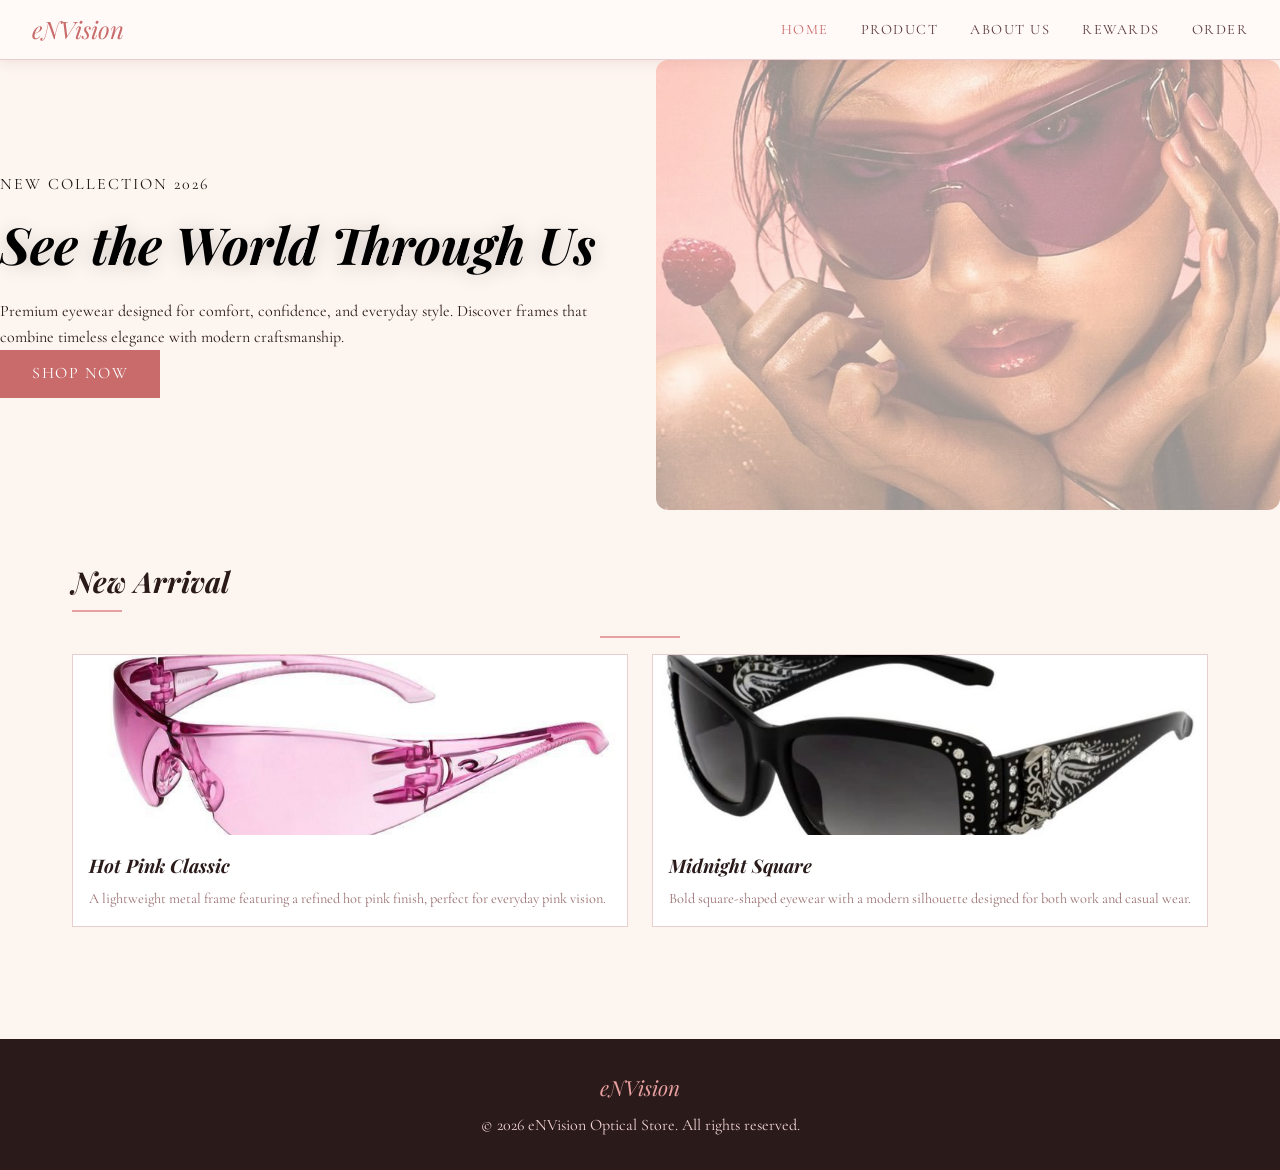
<file: index.html>
<!DOCTYPE html>
<html lang="en">
<head>
  <meta charset="UTF-8">
  <meta name="viewport" content="width=device-width, initial-scale=1.0">
  <title>eNVision Optical Store</title>
  <link href="https://fonts.googleapis.com/css2?family=Cormorant+Garamond:ital,wght@0,400;0,600;0,700;1,400&family=Playfair+Display:ital,wght@0,600;0,700;1,400&display=swap" rel="stylesheet">
  <link rel="stylesheet" href="css/global.css">
  <link rel="stylesheet" href="css/home.css">
</head>
<body>

  <nav class="navbar">
    <div class="navbar-logo">eNVision</div>
    <ul class="nav-links">
      <li><a href="index.html" class="active">Home</a></li>
      <li><a href="product.html">Product</a></li>
      <li><a href="aboutus.html">About Us</a></li>
      <li><a href="rewards.html">Rewards</a></li>
      <li><a href="order.html">Order</a></li>
    </ul>
    <button class="hamburger">
      <span></span>
      <span></span>
      <span></span>
    </button>
  </nav>

  <section class="hero">
    <div class="hero-content">
      <p class="hero-sub">New Collection 2026</p>
      <h1 class="hero-tagline">See the World Through Us</h1>
      <p>
        Premium eyewear designed for comfort, confidence, and everyday style.
        Discover frames that combine timeless elegance with modern craftsmanship.
      </p>
      <a href="product.html" class="btn">Shop Now</a>
    </div>

    <div class="hero-image-placeholder">
      <img src="assets/model5.jpg" alt="Model eNVision" class="hero-model-img">
    </div>
  </section>

  <section class="new-arrival">
    <h2 class="section-title">New Arrival</h2>
    <div class="divider"></div>
    
    <div class="arrival-grid">
      <div class="arrival-card">
        <div class="arrival-card-img">
          <img src="assets/katalok7.jpg" alt="Hot Pink Classic">
        </div>
        <div class="arrival-card-info">
          <h3>Hot Pink Classic</h3>
          <p>A lightweight metal frame featuring a refined hot pink finish, perfect for everyday pink vision.</p>
        </div>
      </div>

      <div class="arrival-card">
        <div class="arrival-card-img">
          <img src="assets/catalog3.jpg" alt="Midnight Square">
        </div>
        <div class="arrival-card-info">
          <h3>Midnight Square</h3>
          <p>Bold square-shaped eyewear with a modern silhouette designed for both work and casual wear.</p>
        </div>
      </div>
    </div>
  </section>

  <footer>
    <div class="footer-logo">eNVision</div>
    <p>&copy; 2026 eNVision Optical Store. All rights reserved.</p>
  </footer>

</body>
</html>
</file>
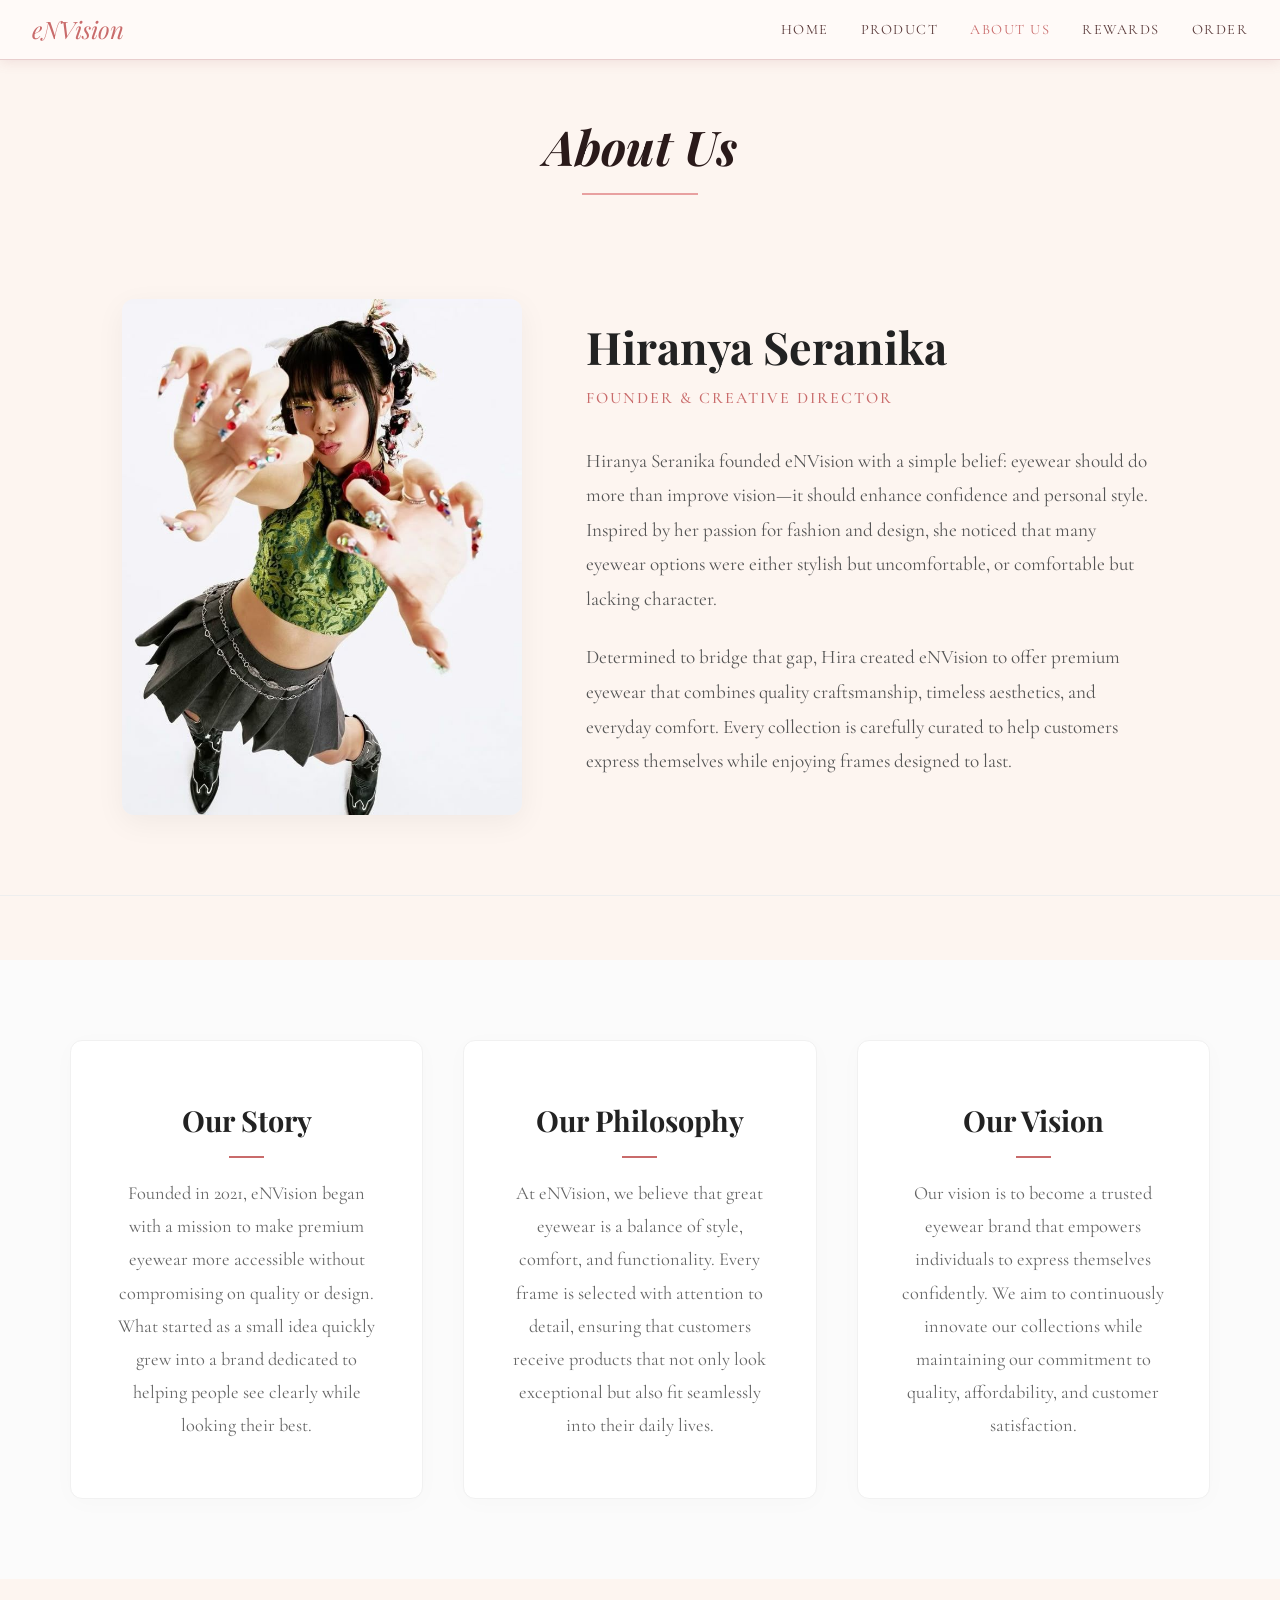
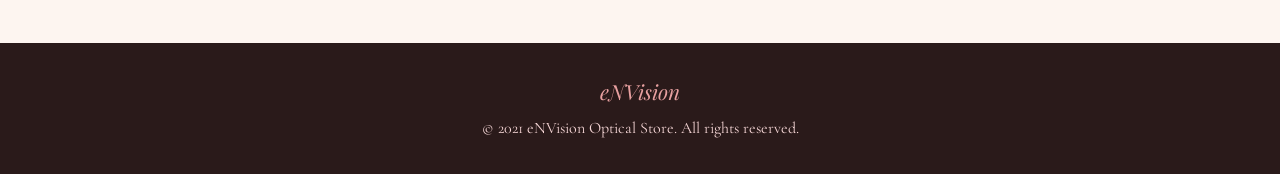
<file: aboutus.html>
<!DOCTYPE html>
<html lang="en">
<head>
  <meta charset="UTF-8" />
  <meta name="viewport" content="width=device-width, initial-scale=1.0" />
  <title>About Us – eNVision</title>
  <link rel="stylesheet" href="css/global.css" />
  <link rel="stylesheet" href="css/aboutus.css" />
  <link rel="preconnect" href="https://fonts.googleapis.com" />
  <link rel="preconnect" href="https://fonts.gstatic.com" crossorigin />
  <link href="https://fonts.googleapis.com/css2?family=Playfair+Display:ital,wght@0,400;0,700;1,400;1,700&family=Cormorant+Garamond:ital,wght@0,400;0,500;1,400&display=swap" rel="stylesheet" />
</head>
<body>

  <!-- NAVBAR -->
  <nav class="navbar">
    <div class="navbar-logo">eNVision</div>
    <ul class="nav-links">
      <li><a href="index.html">Home</a></li>
      <li><a href="product.html">Product</a></li>
      <li><a href="aboutus.html" class="active">About Us</a></li>
      <li><a href="rewards.html">Rewards</a></li>
      <li><a href="order.html">Order</a></li>
    </ul>
    <button class="hamburger" aria-label="Menu">
      <span></span><span></span><span></span>
    </button>
  </nav>

  <!-- PAGE HEADER -->
  <div class="page-header">
    <h1>About Us</h1>
  </div>

  <!-- FOUNDER SECTION (FIXED STRUCTURE) -->
  <section class="about-hero">
    <div class="about-founder-container">
      <img src="assets/owner2.jpg" alt="Hiranya Seranika - Founder of eNVision" class="founder-img" />
    </div>

    <div class="about-content">
      <div class="founder-header">
        <h2>Hiranya Seranika</h2>
        <p class="founder-title">Founder &amp; Creative Director</p>
      </div>
      
      <div class="founder-bio">
        <p>
          Hiranya Seranika founded eNVision with a simple belief: eyewear should do more
          than improve vision—it should enhance confidence and personal style.
          Inspired by her passion for fashion and design, she noticed that many
          eyewear options were either stylish but uncomfortable, or comfortable but
          lacking character.
        </p>

        <p>
          Determined to bridge that gap, Hira created eNVision to offer premium
          eyewear that combines quality craftsmanship, timeless aesthetics, and
          everyday comfort. Every collection is carefully curated to help customers
          express themselves while enjoying frames designed to last.
        </p>
      </div>
    </div>
  </section>

  <div class="divider"></div>

  <section class="philosophy-section">
    <div class="philosophy-container">
      
      <div class="philosophy-card">
        <h3>Our Story</h3>
        <p>
          Founded in 2021, eNVision began with a mission to make premium eyewear
          more accessible without compromising on quality or design. What started
          as a small idea quickly grew into a brand dedicated to helping people see
          clearly while looking their best.
        </p>
      </div>

      <div class="philosophy-card">
        <h3>Our Philosophy</h3>
        <p>
          At eNVision, we believe that great eyewear is a balance of style,
          comfort, and functionality. Every frame is selected with attention to
          detail, ensuring that customers receive products that not only look
          exceptional but also fit seamlessly into their daily lives.
        </p>
      </div>

      <div class="philosophy-card">
        <h3>Our Vision</h3>
        <p>
          Our vision is to become a trusted eyewear brand that empowers
          individuals to express themselves confidently. We aim to continuously
          innovate our collections while maintaining our commitment to quality,
          affordability, and customer satisfaction.
        </p>
      </div>

    </div>
  </section>

  <!-- FOOTER -->
  <footer>
    <div class="footer-logo">eNVision</div>
    <p>&copy; 2021 eNVision Optical Store. All rights reserved.</p>
  </footer>

  <script src="js/main.js"></script>
</body>
</html>
</file>
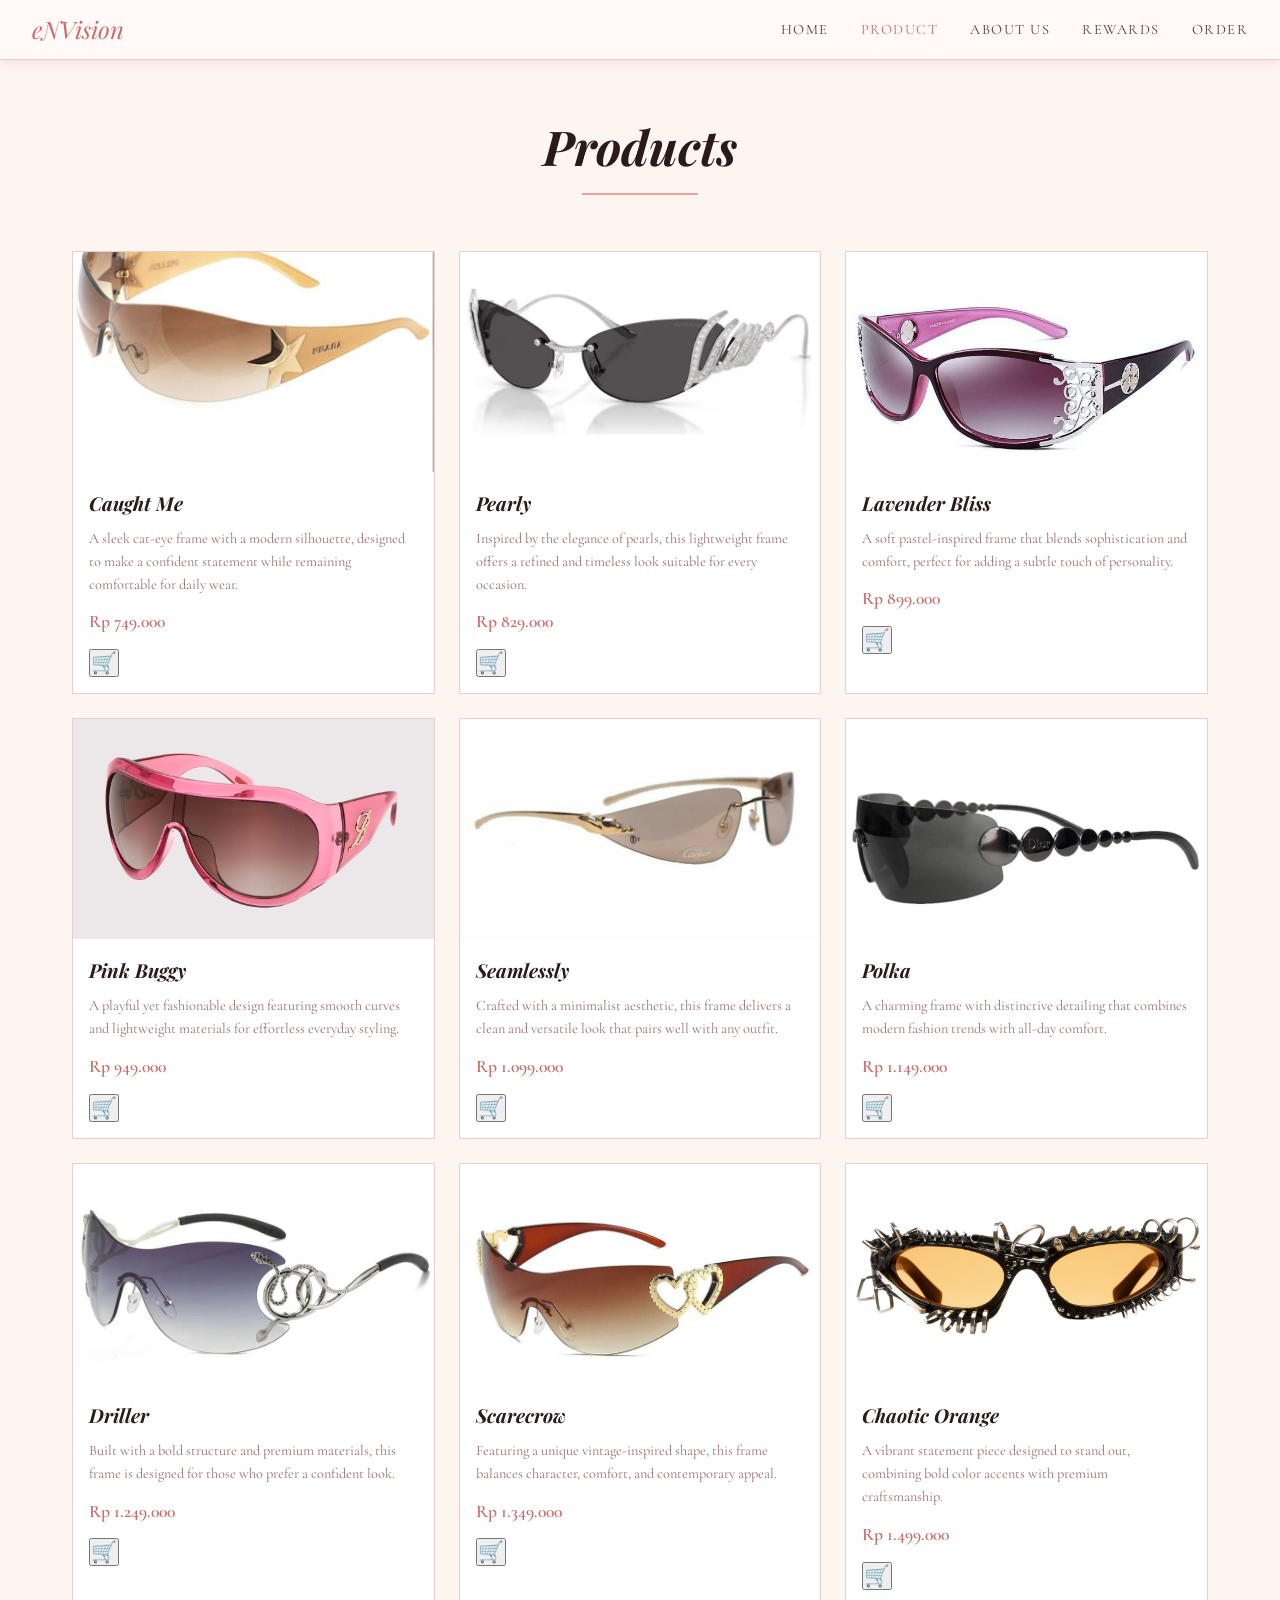
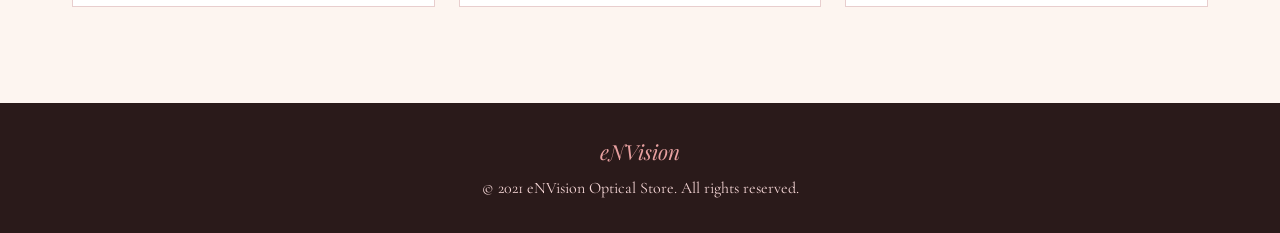
<file: product.html>
<!DOCTYPE html>
<html lang="en">
<head>
  <meta charset="UTF-8" />
  <meta name="viewport" content="width=device-width, initial-scale=1.0" />
  <title>Products – eNVision</title>
  <link rel="stylesheet" href="css/global.css" />
  <link rel="stylesheet" href="css/product.css" />
  <link rel="preconnect" href="https://fonts.googleapis.com" />
  <link rel="preconnect" href="https://fonts.gstatic.com" crossorigin />
  <link href="https://fonts.googleapis.com/css2?family=Playfair+Display:ital,wght@0,400;0,700;1,400;1,700&family=Cormorant+Garamond:ital,wght@0,400;0,500;1,400&display=swap" rel="stylesheet" />
</head>
<body>

  <!-- NAVBAR -->
  <nav class="navbar">
    <div class="navbar-logo">eNVision</div>

    <ul class="nav-links">
      <li><a href="index.html">Home</a></li>
      <li><a href="product.html" class="active">Product</a></li>
      <li><a href="aboutus.html">About Us</a></li>
      <li><a href="rewards.html">Rewards</a></li>
      <li><a href="order.html">Order</a></li>
    </ul>

    <button class="hamburger" aria-label="Menu">
      <span></span>
      <span></span>
      <span></span>
    </button>
  </nav>

  <!-- PAGE HEADER -->
  <div class="page-header">
    <h1>Products</h1>
  </div>

  <!-- PRODUCT GRID -->
  <div class="product-grid">

    <!-- Product 1 -->
    <div class="product-card">
      <div class="product-card-img">
        <img src="assets/catalog4.jpg" alt="Caught Me" />
      </div>

      <div class="product-card-body">
        <h3>Caught Me</h3>
  

        <p>
          A sleek cat-eye frame with a modern silhouette, designed to make a
          confident statement while remaining comfortable for daily wear.
        </p>

        <div class="product-price">Rp 749.000</div>
        <button class="cart-btn" title="Add to cart">🛒</button>
      </div>
    </div>

    <!-- Product 2 -->
    <div class="product-card">
      <div class="product-card-img">
        <img src="assets/katalok3.jpg" alt="Pearly" />
      </div>

      <div class="product-card-body">
        <h3>Pearly</h3>

        <p>
          Inspired by the elegance of pearls, this lightweight frame offers a
          refined and timeless look suitable for every occasion.
        </p>

        <div class="product-price">Rp 829.000</div>
        <button class="cart-btn" title="Add to cart">🛒</button>
      </div>
    </div>

    <!-- Product 3 -->
    <div class="product-card">
      <div class="product-card-img">
        <img src="assets/catalog2.jpg" alt="Lavender Bliss" />
      </div>

      <div class="product-card-body">
        <h3>Lavender Bliss</h3>

        <p>
          A soft pastel-inspired frame that blends sophistication and comfort,
          perfect for adding a subtle touch of personality.
        </p>

        <div class="product-price">Rp 899.000</div>
        <button class="cart-btn" title="Add to cart">🛒</button>
      </div>
    </div>

    <!-- Product 4 -->
    <div class="product-card">
      <div class="product-card-img">
        <img src="assets/catalog1.jpg" alt="Pink Buggy" />
      </div>

      <div class="product-card-body">
        <h3>Pink Buggy</h3>

        <p>
          A playful yet fashionable design featuring smooth curves and
          lightweight materials for effortless everyday styling.
        </p>

        <div class="product-price">Rp 949.000</div>
        <button class="cart-btn" title="Add to cart">🛒</button>
      </div>
    </div>

    <!-- Product 5 -->
    <div class="product-card">
      <div class="product-card-img">
        <img src="assets/catalog6.jpg" alt="Seamlessly" />
      </div>

      <div class="product-card-body">
        <h3>Seamlessly</h3>

        <p>
          Crafted with a minimalist aesthetic, this frame delivers a clean and
          versatile look that pairs well with any outfit.
        </p>

        <div class="product-price">Rp 1.099.000</div>
        <button class="cart-btn" title="Add to cart">🛒</button>
      </div>
    </div>

    <!-- Product 6 -->
    <div class="product-card">
      <div class="product-card-img">
        <img src="assets/katalok6.jpg" alt="Polka" />
      </div>

      <div class="product-card-body">
        <h3>Polka</h3>

        <p>
          A charming frame with distinctive detailing that combines modern
          fashion trends with all-day comfort.
        </p>

        <div class="product-price">Rp 1.149.000</div>
        <button class="cart-btn" title="Add to cart">🛒</button>
      </div>
    </div>

    <!-- Product 7 -->
    <div class="product-card">
      <div class="product-card-img">
        <img src="assets/katalok4.jpg" alt="Driller" />
      </div>

      <div class="product-card-body">
        <h3>Driller</h3>

        <p>
          Built with a bold structure and premium materials, this frame is
          designed for those who prefer a confident look.
        </p>

        <div class="product-price">Rp 1.249.000</div>
        <button class="cart-btn" title="Add to cart">🛒</button>
      </div>
    </div>

    <!-- Product 8 -->
    <div class="product-card">
      <div class="product-card-img">
        <img src="assets/catalog5.jpg" alt="Scarecrow" />
      </div>

      <div class="product-card-body">
        <h3>Scarecrow</h3>

        <p>
          Featuring a unique vintage-inspired shape, this frame balances
          character, comfort, and contemporary appeal.
        </p>

        <div class="product-price">Rp 1.349.000</div>
        <button class="cart-btn" title="Add to cart">🛒</button>
      </div>
    </div>

    <!-- Product 9 -->
    <div class="product-card">
      <div class="product-card-img">
        <img src="assets/katalok.jpg" alt="Dusk" />
      </div>

      <div class="product-card-body">
        <h3>Chaotic Orange</h3>

        <p>
          A vibrant statement piece designed to stand out, combining bold color
          accents with premium craftsmanship.
        </p>

        <div class="product-price">Rp 1.499.000</div>
        <button class="cart-btn" title="Add to cart">🛒</button>
      </div>
    </div>

  </div>

  <!-- FOOTER -->
  <footer>
    <div class="footer-logo">eNVision</div>
    <p>&copy; 2021 eNVision Optical Store. All rights reserved.</p>
  </footer>

  <script src="js/main.js"></script>

</body>
</html>
</file>
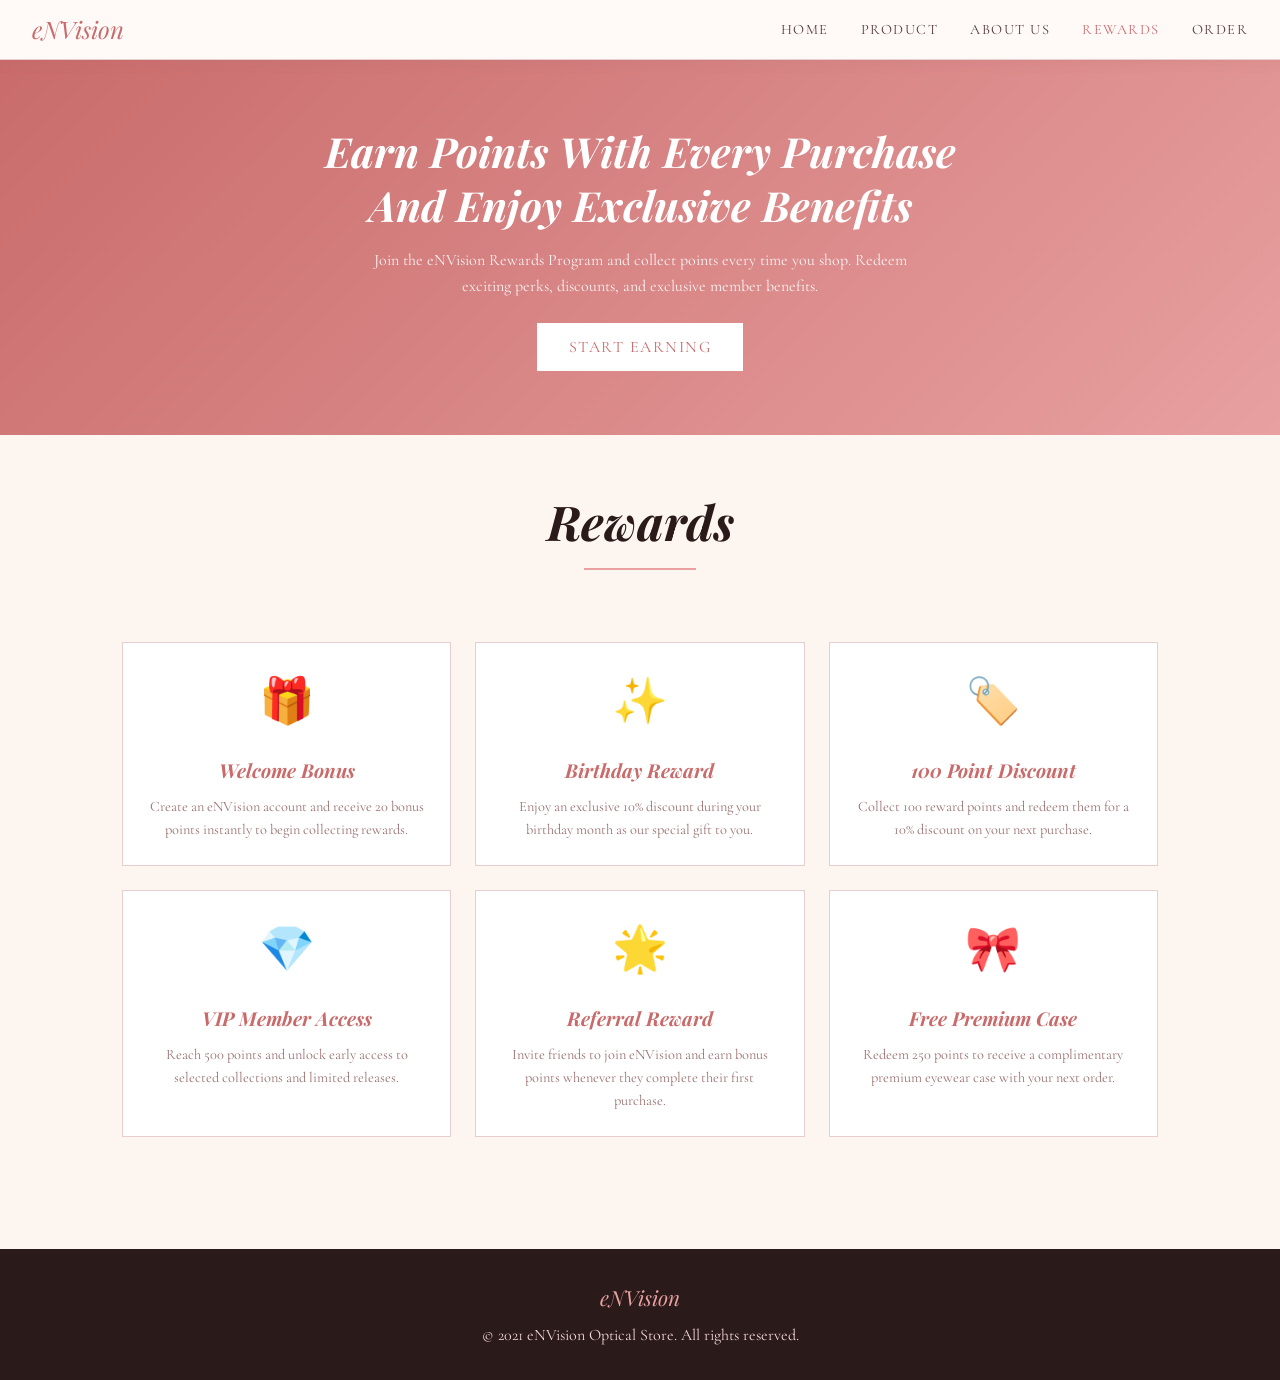
<file: rewards.html>
<!DOCTYPE html>
<html lang="en">
<head>
  <meta charset="UTF-8" />
  <meta name="viewport" content="width=device-width, initial-scale=1.0" />
  <title>Rewards – eNVision</title>
  <link rel="stylesheet" href="css/global.css" />
  <link rel="stylesheet" href="css/rewards.css" />
  <link rel="preconnect" href="https://fonts.googleapis.com" />
  <link rel="preconnect" href="https://fonts.gstatic.com" crossorigin />
  <link href="https://fonts.googleapis.com/css2?family=Playfair+Display:ital,wght@0,400;0,700;1,400;1,700&family=Cormorant+Garamond:ital,wght@0,400;0,500;1,400&display=swap" rel="stylesheet" />
</head>
<body>

  <!-- NAVBAR -->
  <nav class="navbar">
    <div class="navbar-logo">eNVision</div>

    <ul class="nav-links">
      <li><a href="index.html">Home</a></li>
      <li><a href="product.html">Product</a></li>
      <li><a href="aboutus.html">About Us</a></li>
      <li><a href="rewards.html" class="active">Rewards</a></li>
      <li><a href="order.html">Order</a></li>
    </ul>

    <button class="hamburger" aria-label="Menu">
      <span></span>
      <span></span>
      <span></span>
    </button>
  </nav>

  <!-- REWARDS HERO -->
  <section class="rewards-hero">

   

    <h2>
      Earn Points With Every Purchase
      <br>
      And Enjoy Exclusive Benefits
    </h2>

    <p>
      Join the eNVision Rewards Program and collect points every time you shop.
      Redeem exciting perks, discounts, and exclusive member benefits.
    </p>

    <a href="order.html" class="btn" style="background-color:white;color:#c96b6b;">
      Start Earning
    </a>

  </section>

  <!-- PAGE HEADER -->
  <div class="page-header">
    <h1>Rewards</h1>
  </div>

  <!-- REWARDS GRID -->
  <div class="rewards-grid">

    <div class="reward-card">
      <div class="reward-icon">🎁</div>
      <h3>Welcome Bonus</h3>
      <p>
        Create an eNVision account and receive 20 bonus points instantly to begin collecting rewards.
      </p>
    </div>

    <div class="reward-card">
      <div class="reward-icon">✨</div>
      <h3>Birthday Reward</h3>
      <p>
        Enjoy an exclusive 10% discount during your birthday month as our special gift to you.
      </p>
    </div>

    <div class="reward-card">
      <div class="reward-icon">🏷️</div>
      <h3>100 Point Discount</h3>
      <p>
        Collect 100 reward points and redeem them for a 10% discount on your next purchase.
      </p>
    </div>

    <div class="reward-card">
      <div class="reward-icon">💎</div>
      <h3>VIP Member Access</h3>
      <p>
        Reach 500 points and unlock early access to selected collections and limited releases.
      </p>
    </div>

    <div class="reward-card">
      <div class="reward-icon">🌟</div>
      <h3>Referral Reward</h3>
      <p>
        Invite friends to join eNVision and earn bonus points whenever they complete their first purchase.
      </p>
    </div>

    <div class="reward-card">
      <div class="reward-icon">🎀</div>
      <h3>Free Premium Case</h3>
      <p>
        Redeem 250 points to receive a complimentary premium eyewear case with your next order.
      </p>
    </div>

  </div>

  <!-- FOOTER -->
  <footer>
    <div class="footer-logo">eNVision</div>
    <p>&copy; 2021 eNVision Optical Store. All rights reserved.</p>
  </footer>

  <script src="js/main.js"></script>

</body>
</html>
</file>
<file: css/global.css>
:root{
  --pink-light:#f5d6d6;
  --pink-mid:#e8a0a0;
  --pink-dark:#c96b6b;
  --pink-deep:#a84444;
  --cream:#fdf5f0;
  --warm-white:#fffaf8;
  --text-dark:#2a1a1a;
  --text-mid:#5a3a3a;
  --text-light:#9a7070;
  --border:#e8cece;
  --shadow:rgba(169,100,100,.15);
}

*{
  margin:0;
  padding:0;
  box-sizing:border-box;
}

body{
  font-family:'Cormorant Garamond', serif;
  background:var(--cream);
  color:var(--text-dark);
  line-height:1.6;
}

img{
  max-width:100%;
  display:block;
}

a{
  text-decoration:none;
  color:inherit;
}

.navbar{
  height:60px;
  padding:0 2rem;
  display:flex;
  align-items:center;
  justify-content:space-between;
  background:var(--warm-white);
  border-bottom:1px solid var(--border);
  box-shadow:0 2px 12px var(--shadow);
  position:sticky;
  top:0;
  z-index:100;
}

.navbar-logo{
  font-family:'Playfair Display', serif;
  font-size:1.5rem;
  font-style:italic;
  color:var(--pink-dark);
}

.navbar-logo span{
  color:var(--text-dark);
}

.nav-links{
  list-style:none;
  display:flex;
  gap:2rem;
}

.nav-links a{
  font-size:.9rem;
  text-transform:uppercase;
  letter-spacing:1.5px;
  color:var(--text-mid);
  transition:.3s;
}

.nav-links a:hover,
.nav-links a.active{
  color:var(--pink-dark);
}

.hamburger{
  display:none;
  flex-direction:column;
  gap:5px;
  border:none;
  background:none;
  cursor:pointer;
}

.hamburger span{
  width:24px;
  height:2px;
  background:var(--text-dark);
  display:block;
}

.page-header{
  text-align:center;
  padding:3rem 2rem 1.5rem;
}

.page-header h1{
  font-family:'Playfair Display', serif;
  font-size:3rem;
  font-style:italic;
  display:inline-block;
  position:relative;
}

.page-header h1::after{
  content:'';
  display:block;
  width:60%;
  height:2px;
  background:var(--pink-mid);
  margin:.5rem auto 0;
}

.divider{
  width:80px;
  height:2px;
  background:var(--pink-mid);
  margin:1rem auto;
}

.btn{
  display:inline-block;
  padding:.7rem 2rem;
  border:none;
  cursor:pointer;
  background:var(--pink-dark);
  color:white;
  text-transform:uppercase;
  letter-spacing:1.5px;
  transition:.3s;
}

.btn:hover{
  background:var(--pink-deep);
  transform:translateY(-2px);
}

footer{
  margin-top:4rem;
  padding:2rem;
  text-align:center;
  background:var(--text-dark);
  color:var(--pink-light);
}

.footer-logo{
  font-family:'Playfair Display', serif;
  font-size:1.3rem;
  font-style:italic;
  color:var(--pink-mid);
  margin-bottom:.5rem;
}

@media(max-width:768px){

  .navbar{
    padding:0 1rem;
  }

  .nav-links{
    display:none;
    position:absolute;
    top:60px;
    left:0;
    right:0;
    flex-direction:column;
    gap:1rem;
    padding:1rem 2rem;
    background:var(--warm-white);
    border-bottom:1px solid var(--border);
  }

  .nav-links.open{
    display:flex;
  }

  .hamburger{
    display:flex;
  }

  .page-header h1{
    font-size:2rem;
  }

}
</file>
<file: css/home.css>
.hero {
  display: flex !important;
  flex-direction: row !important;
  align-items: center !important;
  justify-content: space-between !important;
  gap: 2rem !important;
  overflow: hidden !important;
  position: relative !important;
}

.hero-content {
  flex: 1 !important;
}
.hero-sub{
  color:rgba(0, 0, 0, 0.9);
  text-transform:uppercase;
  letter-spacing:2px;
  margin-bottom:1rem;
}

.hero-tagline{
  font-family:'Playfair Display', serif;
  font-size:3.2rem;
  font-style:italic;
  line-height:1.2;
  color:rgb(0, 0, 0);
  margin-bottom:1.5rem;
  text-shadow:0 2px 20px rgba(0,0,0,.2);
}

.hero-image-placeholder {
  flex: 1 !important;
  width: 100% !important;
  height: 100% !important;
  display: flex !important;
  align-items: center !important;
  justify-content: center !important;
  background: transparent !important;
}

.hero-model-img {
width: 100% !important;
  height: 450px !important;
  object-fit: cover !important;
  opacity: 0.4 !important; 
  border-radius: 12px;
}

.hero-badge{
  position:absolute;
  right:2rem;
  bottom:2rem;
  padding:.5rem 1.2rem;
  background:rgb(193, 134, 134);
  color:var(--pink-dark);
  border:1px solid var(--pink-mid);
  font-size:.85rem;
  font-style:italic;
}

.new-arrival{
  max-width:1200px;
  margin:auto;
  padding:3rem 2rem;
}

.section-title{
  font-family:'Playfair Display', serif;
  font-size:1.8rem;
  font-style:italic;
  margin-bottom:2rem;
  position:relative;
}

.section-title::after{
  content:'';
  position:absolute;
  left:0;
  bottom:-8px;
  width:50px;
  height:2px;
  background:var(--pink-mid);
}

.arrival-grid{
  display:flex;
  flex-wrap:wrap;
  gap:1.5rem;
}

.arrival-card{
  flex:1;
  min-width:220px;
  background:white;
  border:1px solid var(--border);
  transition:.3s;
}

.arrival-card:hover{
  transform:translateY(-4px);
  box-shadow:0 8px 30px var(--shadow);
}

.arrival-card-img{
  height:180px;
  display:flex;
  align-items:center;
  justify-content:center;
  background:var(--pink-light);
}

.arrival-card-img img{
  width:100%;
  height:100%;
  object-fit:cover;
}

.img-placeholder{
  font-size:3rem;
}

.arrival-card-info{
  padding:1rem;
}

.arrival-card-info h3{
  font-family:'Playfair Display', serif;
  font-style:italic;
  margin-bottom:.4rem;
}

.arrival-card-info p{
  font-size:.9rem;
  color:var(--text-light);
}

@media(max-width:768px){

  .hero{
    flex-direction:column;
    min-height:auto;
    padding:2rem 1.5rem;
  }

  .hero-content{
    padding:1rem 0;
    max-width:100%;
  }

  .hero-tagline{
    font-size:2rem;
  }

  .hero-image-placeholder{
    position:relative;
    width:100%;
    height:220px;
  }

}

@media(max-width:480px){

  .arrival-card{
    min-width:100%;
  }

}

@media (max-width: 768px) {
  .hero {
    flex-direction: column !important;
    padding: 3rem 5% !important;
    gap: 2rem !important;
    text-align: center !important;
  }

  .hero-content {
    text-align: center !important;
  }

  .hero-tagline {
    font-size: 2.3rem !important;
  }

  .hero-content p {
    margin: 1rem auto 1.5rem !important;
  }

  .hero-model-img {
    max-width: 100% !important;
    height: 350px !important;
    object-fit: cover !important;
  }

  .arrival-grid {
    grid-template-columns: 1fr !important;
    gap: 1.5rem !important;
  }
}
</file>
<file: css/aboutus.css>
.about-hero {
  display: flex;
  align-items: center;
  justify-content: center;
  gap: 4rem;
  max-width: 1100px;
  margin: 5rem auto;
  padding: 0 2rem;
}

.about-founder-container {
  flex: 1;
  max-width: 400px;
}

.founder-img {
  width: 100%;
  height: auto;
  border-radius: 12px;
  box-shadow: 0 8px 30px rgba(0,0,0,0.05);
  object-fit: cover;
}

.about-content {
  flex: 1.2;
}

.founder-header h2 {
  font-family: 'Playfair Display', serif;
  font-size: 2.8rem;
  color: #222;
  margin-bottom: 0.2rem;
}

.founder-title {
  font-size: 1rem;
  text-transform: uppercase;
  letter-spacing: 2px;
  color: #c96b6b;
  margin-bottom: 2rem;
  font-weight: 500;
}

.founder-bio p {
  font-family: 'Cormorant Garamond', serif;
  font-size: 1.2rem;
  line-height: 1.8;
  color: #555;
  margin-bottom: 1.5rem;
}

.divider {
  width: 100%;
  height: 1px;
  background-color: #eee;
  margin: 4rem 0;
}

.philosophy-section {
  display: flex !important;
  justify-content: center !important;
  align-items: center !important;
  width: 100% !important;
  padding: 5rem 0 !important;
  background-color: #fbfbfb;
}

.philosophy-container {
  display: flex !important;
  flex-direction: row !important;
  justify-content: center !important; 
  align-items: stretch !important;
  gap: 2.5rem !important;
  width: 90% !important;
  max-width: 1140px !important;
  margin: 0 auto !important;
}

.philosophy-card {
  flex: 1 !important;
  background: #ffffff !important;
  padding: 3.5rem 2.5rem !important;
  border-radius: 12px !important;
  box-shadow: 0 4px 25px rgba(0, 0, 0, 0.02) !important;
  text-align: center !important;
  border: 1px solid #f1f1f1;
}

.philosophy-card h3 {
  font-family: 'Playfair Display', serif;
  font-size: 1.8rem;
  color: #222;
  margin-bottom: 1.2rem;
}

.philosophy-card h3::after {
  content: '';
  display: block;
  width: 35px;
  height: 2px;
  background-color: #c96b6b;
  margin: 0.8rem auto 0;
}

.philosophy-card p {
  font-family: 'Cormorant Garamond', serif;
  font-size: 1.15rem;
  line-height: 1.8;
  color: #666;
  text-align: center !important;
}

@media (max-width: 900px) {
  .about-hero {
    flex-direction: column;
    text-align: center;
    gap: 2rem;
    margin: 3rem auto;
  }
  
  .philosophy-container {
    flex-direction: column !important;
    align-items: center !important;
    gap: 2rem !important;
  }
  
  .philosophy-card {
    width: 100% !important;
    max-width: 450px !important;
  }
}

@media (max-width: 768px) {
  .about-hero {
    flex-direction: column !important;
    padding: 3rem 5% !important;
    text-align: center !important;
  }

  .philosophy-grid {
    grid-template-columns: 1fr !important;
  }
}
</file>
<file: css/product.css>
.product-grid{
  max-width:1200px;
  margin:0 auto;
  padding:2rem;
  display:flex;
  flex-wrap:wrap;
  gap:1.5rem;
  justify-content:center;
}

.product-card{
  width:calc(33.333% - 1rem);
  min-width:250px;
  background:white;
  border:1px solid var(--border);
  overflow:hidden;
  transition:.3s;
}

.product-card:hover{
  transform:translateY(-4px);
  box-shadow:0 8px 25px var(--shadow);
}

.product-card-img{
  width:100%;
  height:220px;
  background:var(--pink-light);
  display:flex;
  align-items:center;
  justify-content:center;
  overflow:hidden;
}

.product-card-img img {
  width: 100% !important;
  height: 250px !important;
  object-fit: cover !important;
  display: block !important;
}

.product-card-body{
  padding:1rem;
}

.product-card-body h3{
  font-family:'Playfair Display', serif;
  font-style:italic;
  font-size:1.2rem;
  margin-bottom:.5rem;
  color:var(--text-dark);
}

.product-card-body p{
  font-size:.9rem;
  line-height:1.6;
  color:var(--text-light);
  margin-bottom:.8rem;
}

.product-price{
  font-size:1.1rem;
  font-weight:600;
  color:var(--pink-dark);
  margin-bottom:.8rem;
}

.cart-btn{
  display:flex;
  justify-content:flex-end;
  align-items:center;
  font-size:1.3rem;
  cursor:pointer;
  color:var(--pink-dark);
  transition:.2s;
}

.cart-btn:hover{
  transform:scale(1.15);
}

.product-card .img-placeholder{
  font-size:3rem;
  opacity:.7;
}

@media(max-width:768px){

  .product-grid{
    padding:1.5rem;
  }

  .product-card{
    width:calc(50% - .75rem);
  }

}

@media(max-width:480px){

  .product-card{
    width:100%;
  }

}

@media (max-width: 768px) {
  .product-section {
    padding: 3rem 5% !important;
  }

  .product-grid {
    grid-template-columns: 1fr !important;
  }
}
</file>
<file: css/rewards.css>
.rewards-hero{
  background:linear-gradient(135deg,#c96b6b 0%,#e8a0a0 100%);
  color:white;
  text-align:center;
  padding:4rem 2rem;
}

.rewards-image-area{
  width:200px;
  margin:0 auto 2rem;
  display:flex;
  justify-content:center;
}

.rewards-image-area img{
  width:100%;
}

.rewards-hero h2{
  font-family:'Playfair Display', serif;
  font-style:italic;
  font-size:2.6rem;
  line-height:1.3;
  margin-bottom:1rem;
}

.rewards-hero p{
  max-width:550px;
  margin:0 auto 1.5rem;
  font-size:1rem;
  opacity:.9;
}

.rewards-grid{
  max-width:1100px;
  margin:0 auto;
  padding:3rem 2rem;
  display:flex;
  flex-wrap:wrap;
  gap:1.5rem;
  justify-content:center;
}

.reward-card{
  width:calc(33.333% - 1rem);
  min-width:250px;
  background:white;
  border:1px solid var(--border);
  padding:1.5rem;
  text-align:center;
  transition:.3s;
}

.reward-card:hover{
  transform:translateY(-4px);
  box-shadow:0 8px 25px var(--shadow);
}

.reward-icon{
  font-size:2.8rem;
  margin-bottom:1rem;
}

.reward-card h3{
  font-family:'Playfair Display', serif;
  font-style:italic;
  font-size:1.2rem;
  color:var(--pink-dark);
  margin-bottom:.6rem;
}

.reward-card p{
  color:var(--text-light);
  line-height:1.6;
  font-size:.9rem;
}

@media(max-width:768px){

  .rewards-hero{
    padding:3rem 1.5rem;
  }

  .rewards-hero h2{
    font-size:2rem;
  }

  .reward-card{
    width:calc(50% - .75rem);
  }

}

@media(max-width:480px){

  .reward-card{
    width:100%;
  }

  .rewards-hero h2{
    font-size:1.7rem;
  }

} 

@media (max-width: 768px) {
  .rewards-hero {
    flex-direction: column !important;
    padding: 3rem 5% !important;
    text-align: center !important;
  }

  .tiers-grid {
    grid-template-columns: 1fr !important;
  }
}
</file>
